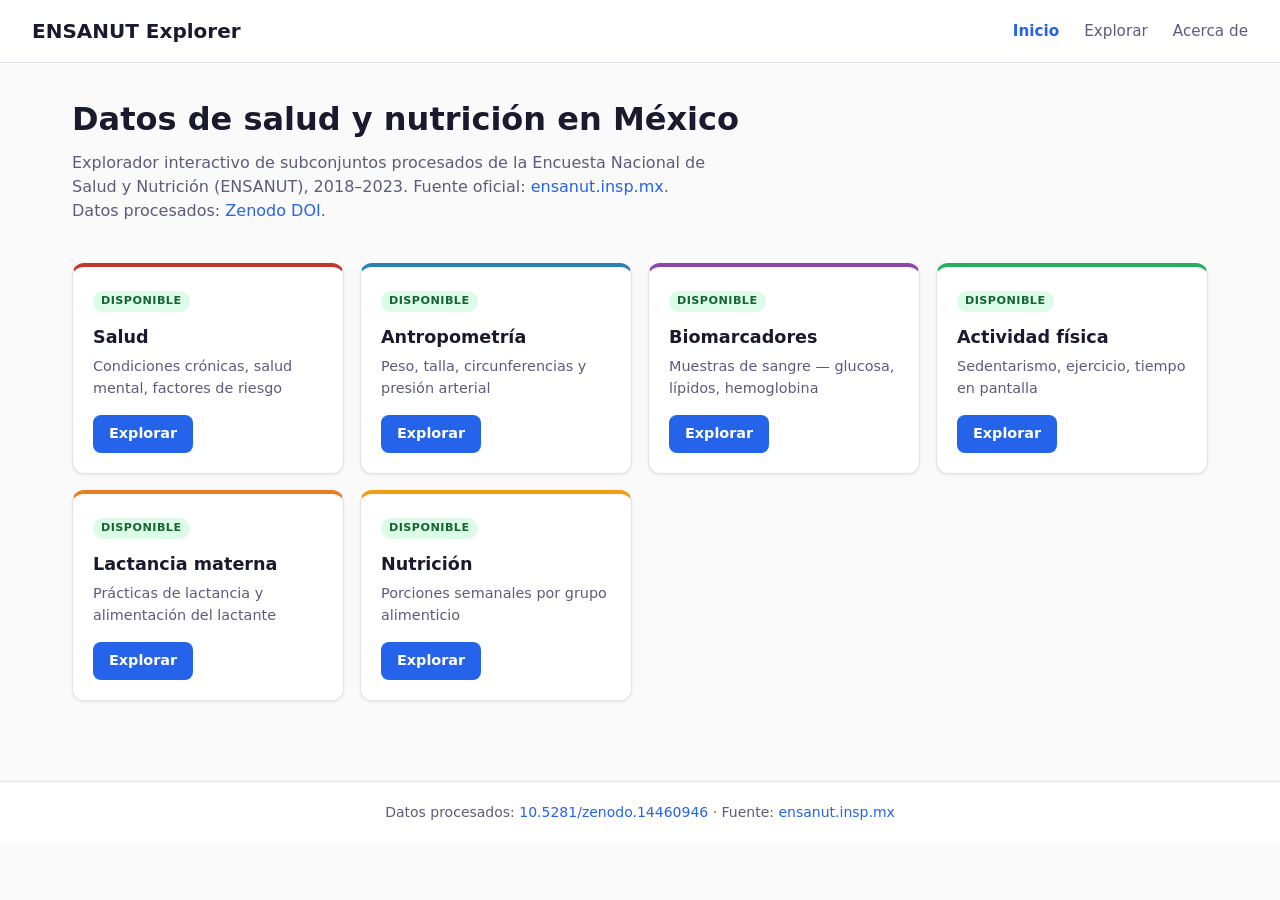
<file: docs/index.html>
<!DOCTYPE html>
<html lang="es">
<head>
  <meta charset="UTF-8">
  <meta name="viewport" content="width=device-width, initial-scale=1.0">
  <title>ENSANUT Explorer</title>
  <link rel="stylesheet" href="assets/css/main.css">
</head>
<body>
  <header class="site-header">
    <h1>ENSANUT Explorer</h1>
    <nav class="site-nav">
      <a href="index.html" class="active">Inicio</a>
      <a href="explore.html?module=salud&year=2018&var=DM_Diabetes">Explorar</a>
      <a href="about.html">Acerca de</a>
    </nav>
  </header>

  <main class="container">
    <section class="hero">
      <h2>Datos de salud y nutrición en México</h2>
      <p>
        Explorador interactivo de subconjuntos procesados de la
        Encuesta Nacional de Salud y Nutrición (ENSANUT), 2018–2023.
        Fuente oficial: <a href="https://ensanut.insp.mx/" target="_blank" rel="noopener">ensanut.insp.mx</a>.
        Datos procesados:
        <a href="https://doi.org/10.5281/zenodo.14460946" target="_blank" rel="noopener">Zenodo DOI</a>.
      </p>
    </section>

    <section id="module-grid" class="module-grid" aria-label="Módulos de datos"></section>
  </main>

  <footer class="site-footer">
    <p>
      Datos procesados:
      <a href="https://doi.org/10.5281/zenodo.14460946" target="_blank" rel="noopener">10.5281/zenodo.14460946</a>
      · Fuente:
      <a href="https://ensanut.insp.mx/" target="_blank" rel="noopener">ensanut.insp.mx</a>
    </p>
  </footer>

  <script type="module" src="assets/js/home.js"></script>
</body>
</html>
</file>
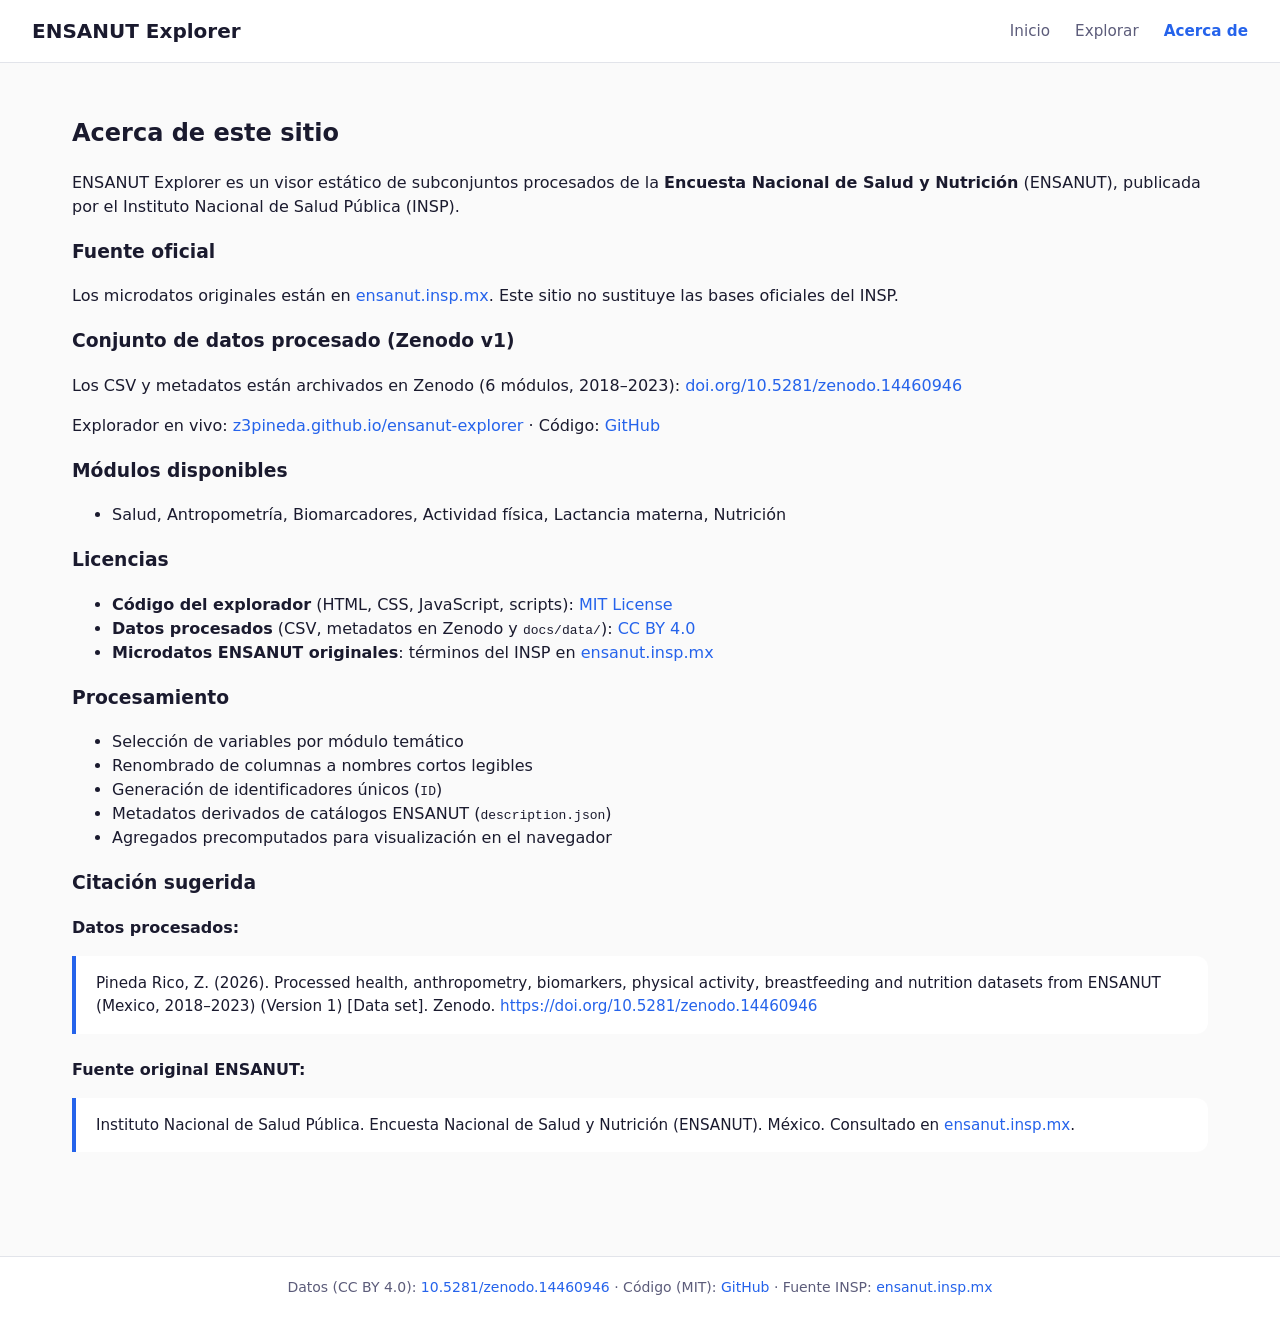
<file: docs/about.html>
<!DOCTYPE html>
<html lang="es">
<head>
  <meta charset="UTF-8">
  <meta name="viewport" content="width=device-width, initial-scale=1.0">
  <title>Acerca de — ENSANUT Explorer</title>
  <link rel="stylesheet" href="assets/css/main.css">
  <meta name="citation_title" content="Processed health, anthropometry, biomarkers, physical activity, breastfeeding and nutrition datasets from ENSANUT (Mexico, 2018–2023)">
  <meta name="citation_doi" content="10.5281/zenodo.14460946">
</head>
<body>
  <header class="site-header">
    <h1>ENSANUT Explorer</h1>
    <nav class="site-nav">
      <a href="index.html">Inicio</a>
      <a href="explore.html?module=salud&year=2018&var=DM_Diabetes">Explorar</a>
      <a href="about.html" class="active">Acerca de</a>
    </nav>
  </header>

  <main class="container">
    <h2>Acerca de este sitio</h2>
    <p>
      ENSANUT Explorer es un visor estático de subconjuntos procesados de la
      <strong>Encuesta Nacional de Salud y Nutrición</strong> (ENSANUT),
      publicada por el Instituto Nacional de Salud Pública (INSP).
    </p>

    <h3>Fuente oficial</h3>
    <p>
      Los microdatos originales están en
      <a href="https://ensanut.insp.mx/" target="_blank" rel="noopener">ensanut.insp.mx</a>.
      Este sitio no sustituye las bases oficiales del INSP.
    </p>

    <h3>Conjunto de datos procesado (Zenodo v1)</h3>
    <p>
      Los CSV y metadatos están archivados en Zenodo (6 módulos, 2018–2023):
      <a href="https://doi.org/10.5281/zenodo.14460946" target="_blank" rel="noopener">doi.org/10.5281/zenodo.14460946</a>
    </p>
    <p>
      Explorador en vivo:
      <a href="https://z3pineda.github.io/ensanut-explorer/">z3pineda.github.io/ensanut-explorer</a>
      · Código:
      <a href="https://github.com/Z3Pineda/ensanut-explorer">GitHub</a>
    </p>

    <h3>Módulos disponibles</h3>
    <ul>
      <li>Salud, Antropometría, Biomarcadores, Actividad física, Lactancia materna, Nutrición</li>
    </ul>

    <h3>Licencias</h3>
    <ul>
      <li><strong>Código del explorador</strong> (HTML, CSS, JavaScript, scripts): <a href="https://opensource.org/licenses/MIT" target="_blank" rel="noopener">MIT License</a></li>
      <li><strong>Datos procesados</strong> (CSV, metadatos en Zenodo y <code>docs/data/</code>): <a href="https://creativecommons.org/licenses/by/4.0/" target="_blank" rel="noopener">CC BY 4.0</a></li>
      <li><strong>Microdatos ENSANUT originales</strong>: términos del INSP en <a href="https://ensanut.insp.mx/" target="_blank" rel="noopener">ensanut.insp.mx</a></li>
    </ul>

    <h3>Procesamiento</h3>
    <ul>
      <li>Selección de variables por módulo temático</li>
      <li>Renombrado de columnas a nombres cortos legibles</li>
      <li>Generación de identificadores únicos (<code>ID</code>)</li>
      <li>Metadatos derivados de catálogos ENSANUT (<code>description.json</code>)</li>
      <li>Agregados precomputados para visualización en el navegador</li>
    </ul>

    <h3>Citación sugerida</h3>
    <p><strong>Datos procesados:</strong></p>
    <blockquote class="citation">
      Pineda Rico, Z. (2026). Processed health, anthropometry, biomarkers, physical activity, breastfeeding and nutrition datasets from ENSANUT (Mexico, 2018–2023) (Version 1) [Data set]. Zenodo.
      <a href="https://doi.org/10.5281/zenodo.14460946" target="_blank" rel="noopener">https://doi.org/10.5281/zenodo.14460946</a>
    </blockquote>
    <p><strong>Fuente original ENSANUT:</strong></p>
    <blockquote class="citation">
      Instituto Nacional de Salud Pública. Encuesta Nacional de Salud y Nutrición (ENSANUT).
      México. Consultado en
      <a href="https://ensanut.insp.mx/" target="_blank" rel="noopener">ensanut.insp.mx</a>.
    </blockquote>
  </main>

  <footer class="site-footer">
    <p>
      Datos (CC BY 4.0):
      <a href="https://doi.org/10.5281/zenodo.14460946" target="_blank" rel="noopener">10.5281/zenodo.14460946</a>
      · Código (MIT):
      <a href="https://github.com/Z3Pineda/ensanut-explorer">GitHub</a>
      · Fuente INSP:
      <a href="https://ensanut.insp.mx/" target="_blank" rel="noopener">ensanut.insp.mx</a>
    </p>
  </footer>
</body>
</html>
</file>
<file: docs/assets/css/main.css>
:root {
  --bg: #fafafa;
  --surface: #ffffff;
  --text: #1a1a2e;
  --muted: #5c5c7a;
  --border: #e2e4ea;
  --accent: #2563eb;
  --accent-soft: #eff6ff;
  --radius: 12px;
  --shadow: 0 1px 3px rgba(0, 0, 0, 0.08);
  font-family: "Segoe UI", system-ui, -apple-system, sans-serif;
}

* { box-sizing: border-box; }

body {
  margin: 0;
  background: var(--bg);
  color: var(--text);
  line-height: 1.5;
}

a { color: var(--accent); text-decoration: none; }
a:hover { text-decoration: underline; }

.site-header {
  display: flex;
  align-items: center;
  justify-content: space-between;
  padding: 1rem 2rem;
  background: var(--surface);
  border-bottom: 1px solid var(--border);
}

.site-header h1 {
  margin: 0;
  font-size: 1.25rem;
  font-weight: 700;
}

.site-nav a {
  margin-left: 1.25rem;
  color: var(--muted);
  font-size: 0.95rem;
}

.site-nav a.active { color: var(--accent); font-weight: 600; }

.container {
  max-width: 1200px;
  margin: 0 auto;
  padding: 2rem;
}

.hero {
  margin-bottom: 2.5rem;
}

.hero h2 {
  margin: 0 0 0.5rem;
  font-size: 2rem;
}

.hero p {
  margin: 0;
  color: var(--muted);
  max-width: 640px;
}

.module-grid {
  display: grid;
  grid-template-columns: repeat(auto-fill, minmax(260px, 1fr));
  gap: 1rem;
}

.module-card {
  background: var(--surface);
  border: 1px solid var(--border);
  border-radius: var(--radius);
  padding: 1.25rem;
  box-shadow: var(--shadow);
  transition: transform 0.15s, box-shadow 0.15s;
}

.module-card:hover {
  transform: translateY(-2px);
  box-shadow: 0 4px 12px rgba(0, 0, 0, 0.1);
}

.module-card.disabled {
  opacity: 0.55;
  pointer-events: none;
}

.module-card .badge {
  display: inline-block;
  font-size: 0.7rem;
  font-weight: 700;
  text-transform: uppercase;
  letter-spacing: 0.04em;
  padding: 0.15rem 0.5rem;
  border-radius: 999px;
  margin-bottom: 0.75rem;
}

.badge-mvp { background: #dcfce7; color: #166534; }
.badge-planned { background: #f3f4f6; color: #6b7280; }

.module-card h3 { margin: 0 0 0.35rem; font-size: 1.1rem; }
.module-card p { margin: 0 0 1rem; color: var(--muted); font-size: 0.9rem; }

.btn {
  display: inline-block;
  padding: 0.5rem 1rem;
  border-radius: 8px;
  font-size: 0.9rem;
  font-weight: 600;
  border: none;
  cursor: pointer;
}

.btn-primary {
  background: var(--accent);
  color: white;
}

.btn-secondary {
  background: var(--accent-soft);
  color: var(--accent);
}

/* Explorer layout */
.explorer-layout {
  display: grid;
  grid-template-columns: 280px 1fr 300px;
  gap: 1rem;
  min-height: calc(100vh - 64px);
  padding: 1rem;
}

.panel {
  background: var(--surface);
  border: 1px solid var(--border);
  border-radius: var(--radius);
  padding: 1rem;
}

.panel h2 {
  margin: 0 0 1rem;
  font-size: 0.85rem;
  text-transform: uppercase;
  letter-spacing: 0.06em;
  color: var(--muted);
}

.field { margin-bottom: 1rem; }

.field label {
  display: block;
  font-size: 0.8rem;
  font-weight: 600;
  margin-bottom: 0.35rem;
  color: var(--muted);
}

.field select {
  width: 100%;
  padding: 0.5rem;
  border: 1px solid var(--border);
  border-radius: 8px;
  font-size: 0.95rem;
}

.chart-area h2 {
  margin: 0 0 0.25rem;
  font-size: 1.35rem;
}

.chart-area .subtitle {
  color: var(--muted);
  margin-bottom: 1rem;
  font-size: 0.95rem;
}

#chart-main {
  min-height: 480px;
  background: var(--surface);
  border: 1px solid var(--border);
  border-radius: var(--radius);
  padding: 0.5rem;
}

.meta-dl { margin: 0; }
.meta-dl dt {
  font-size: 0.75rem;
  text-transform: uppercase;
  color: var(--muted);
  margin-top: 0.75rem;
}
.meta-dl dd {
  margin: 0.15rem 0 0;
  font-size: 0.9rem;
}

.actions { margin-top: 1.25rem; display: flex; gap: 0.5rem; flex-wrap: wrap; }

.site-footer {
  margin-top: 3rem;
  padding: 1.25rem 2rem;
  border-top: 1px solid var(--border);
  background: var(--surface);
  text-align: center;
  font-size: 0.875rem;
  color: var(--muted);
}

.site-footer p { margin: 0; }

.load-error {
  grid-column: 1 / -1;
  padding: 1rem 1.25rem;
  background: #fef2f2;
  border: 1px solid #fecaca;
  border-radius: var(--radius);
  color: #991b1b;
}

@media (max-width: 960px) {
  .load-error { margin-top: 1rem; }
}

blockquote.citation {
  margin: 0.75rem 0 1.5rem;
  padding: 1rem 1.25rem;
  background: var(--surface);
  border-left: 4px solid var(--accent);
  border-radius: 0 var(--radius) var(--radius) 0;
  color: var(--text);
  font-size: 0.95rem;
}

@media (max-width: 960px) {
  .explorer-layout {
    grid-template-columns: 1fr;
  }
}
</file>
